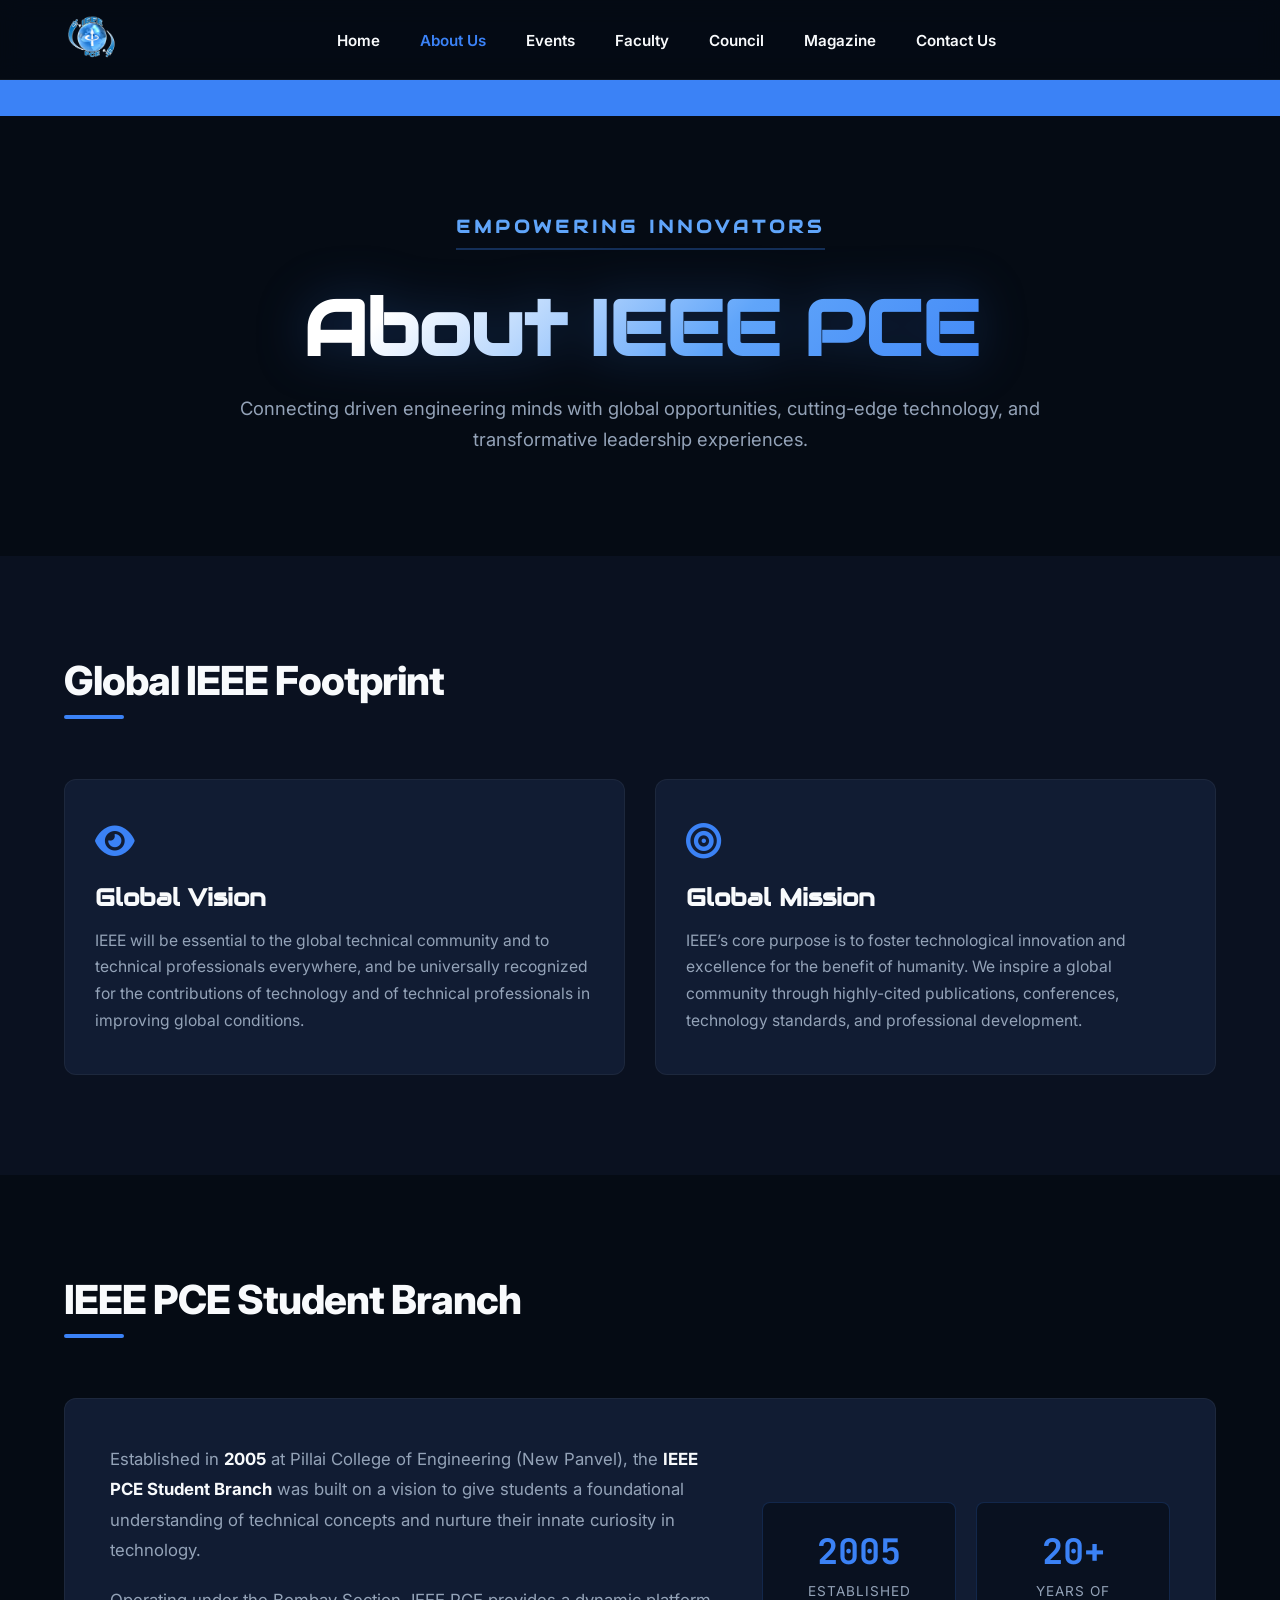
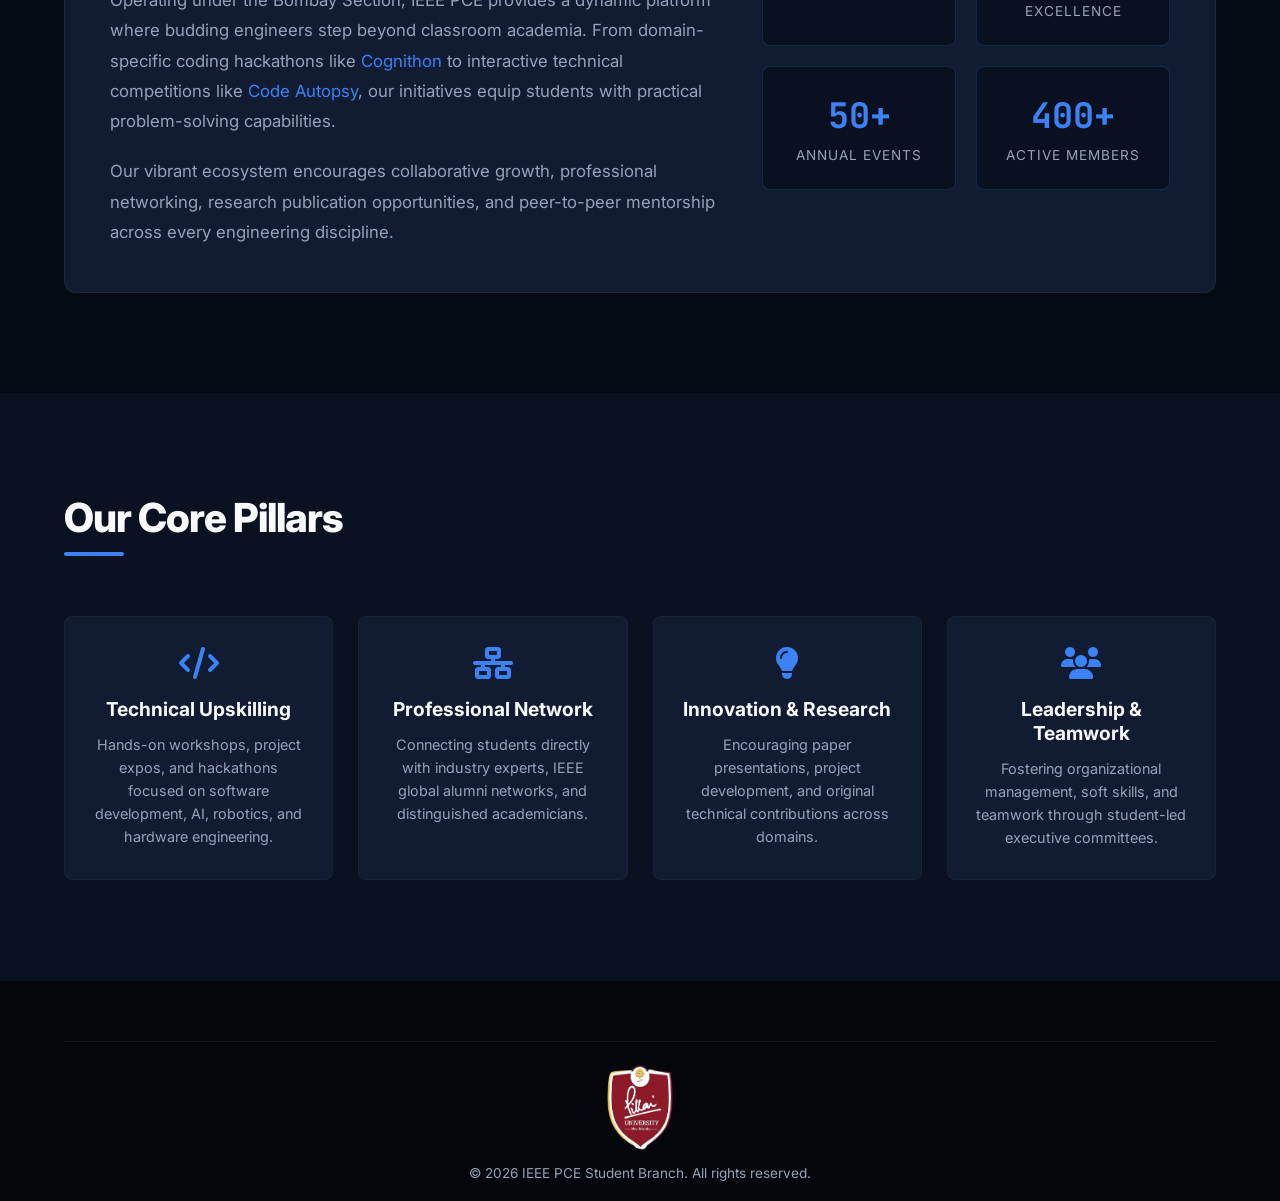
<file: about/about.html>
<!DOCTYPE html>
<html lang="en">
<head>
  <meta charset="UTF-8" />
  <meta name="viewport" content="width=device-width, initial-scale=1.0" />
  <title>About Us | IEEE PCE</title>
  <link rel="shortcut icon" type="image/x-icon" href="../static/ieeee.png" />
  <link rel="preconnect" href="https://fonts.googleapis.com">
  <link rel="preconnect" href="https://fonts.gstatic.com" crossorigin>
  <link href="https://fonts.googleapis.com/css2?family=Audiowide&family=Iceland&family=Inter:wght@400;600;800&family=JetBrains+Mono:wght@400;700&display=swap" rel="stylesheet">
  <link rel="stylesheet" href="../home/styles.css" />
  <link rel="stylesheet" href="about.css" />
  <link rel="stylesheet" href="https://cdnjs.cloudflare.com/ajax/libs/font-awesome/6.4.2/css/all.min.css" crossorigin="anonymous" referrerpolicy="no-referrer" />
</head>
<body>
  <!-- <div id="preloader">
    <div class="loader-content">IEEE PCE</div>
  </div> -->

  <!-- Shared Navbar -->
  <header class="navbar">
    <a href="../index.html" class="logo-link">
      <img src="../static/ieeee.png" alt="IEEE PCE Logo" class="logo" />
    </a>
    <ul class="nav-links" id="nav-links">
      <li><a href="../index.html">Home</a></li>
      <li><a href="about.html" style="color: var(--accent-primary);">About Us</a></li>
      <li><a href="../events/events.html">Events</a></li>
      <li><a href="../faculty/faculty.html">Faculty</a></li>
      <li><a href="../council/council.html">Council</a></li>
      <li><a href="../magazine/magazine.html">Magazine</a></li>
      <li><a href="../contact/contact.html">Contact Us</a></li>
      <i class="fa-solid fa-xmark close-menu" id="close-menu"></i>
    </ul>
    <div class="nav-controls">
      <i class="fa-solid fa-bars open-menu" id="open-menu"></i>
    </div>
  </header>

  <!-- Sliding Banner -->
  <div class="sliding-banner">
    <div class="sliding-text">Discover IEEE PCE — Fostering Technological Innovation & Academic Excellence.</div>
  </div>

  <main id="main-content">
    <!-- Hero Banner -->
    <section class="about-hero section-padding">
      <canvas id="particle-canvas"></canvas>
      <div class="about-hero-content hidden">
        <span class="subtitle">Empowering Innovators</span>
        <h1 class="page-title">About IEEE PCE</h1>
        <p class="hero-desc">
          Connecting driven engineering minds with global opportunities, cutting-edge technology, and transformative leadership experiences.
        </p>
      </div>
    </section>

    <!-- Global Vision & Mission Section -->
    <section class="global-vision-section section-padding">
      <div class="section-header hidden">
        <h2>Global IEEE Footprint</h2>
        <div class="line"></div>
      </div>

      <div class="vision-mission-grid">
        <div class="vm-card hidden">
          <div class="vm-icon"><i class="fa-solid fa-eye"></i></div>
          <h3>Global Vision</h3>
          <p>
            IEEE will be essential to the global technical community and to technical professionals everywhere, and be universally recognized for the contributions of technology and of technical professionals in improving global conditions.
          </p>
        </div>

        <div class="vm-card hidden">
          <div class="vm-icon"><i class="fa-solid fa-bullseye"></i></div>
          <h3>Global Mission</h3>
          <p>
            IEEE’s core purpose is to foster technological innovation and excellence for the benefit of humanity. We inspire a global community through highly-cited publications, conferences, technology standards, and professional development.
          </p>
        </div>
      </div>
    </section>

    <!-- IEEE PCE Student Branch Section -->
    <section class="sb-section section-padding">
      <div class="section-header hidden">
        <h2>IEEE PCE Student Branch</h2>
        <div class="line"></div>
      </div>

      <div class="sb-container hidden">
        <div class="sb-text">
          <p>
            Established in <strong>2005</strong> at Pillai College of Engineering (New Panvel), the <strong>IEEE PCE Student Branch</strong> was built on a vision to give students a foundational understanding of technical concepts and nurture their innate curiosity in technology.
          </p>
          <p>
            Operating under the Bombay Section, IEEE PCE provides a dynamic platform where budding engineers step beyond classroom academia. From domain-specific coding hackathons like <em>Cognithon</em> to interactive technical competitions like <em>Code Autopsy</em>, our initiatives equip students with practical problem-solving capabilities.
          </p>
          <p>
            Our vibrant ecosystem encourages collaborative growth, professional networking, research publication opportunities, and peer-to-peer mentorship across every engineering discipline.
          </p>
        </div>
        <div class="sb-stats-grid">
          <div class="stat-box">
            <h4>2005</h4>
            <span>Established</span>
          </div>
          <div class="stat-box">
            <h4>20+</h4>
            <span>Years of Excellence</span>
          </div>
          <div class="stat-box">
            <h4>50+</h4>
            <span>Annual Events</span>
          </div>
          <div class="stat-box">
            <h4>400+</h4>
            <span>Active Members</span>
          </div>
        </div>
      </div>
    </section>

    <!-- Core Pillars / Objectives -->
    <section class="pillars-section section-padding">
      <div class="section-header hidden">
        <h2>Our Core Pillars</h2>
        <div class="line"></div>
      </div>

      <div class="pillars-grid">
        <div class="pillar-card hidden">
          <i class="fa-solid fa-code"></i>
          <h3>Technical Upskilling</h3>
          <p>Hands-on workshops, project expos, and hackathons focused on software development, AI, robotics, and hardware engineering.</p>
        </div>

        <div class="pillar-card hidden">
          <i class="fa-solid fa-network-wired"></i>
          <h3>Professional Network</h3>
          <p>Connecting students directly with industry experts, IEEE global alumni networks, and distinguished academicians.</p>
        </div>

        <div class="pillar-card hidden">
          <i class="fa-solid fa-lightbulb"></i>
          <h3>Innovation & Research</h3>
          <p>Encouraging paper presentations, project development, and original technical contributions across domains.</p>
        </div>

        <div class="pillar-card hidden">
          <i class="fa-solid fa-users"></i>
          <h3>Leadership & Teamwork</h3>
          <p>Fostering organizational management, soft skills, and teamwork through student-led executive committees.</p>
        </div>
      </div>
    </section>
  </main>

  <!-- Shared Footer -->
  <footer class="site-footer">
    <div class="footer-bottom">
        <img src="../static/PUlogo.png" style="height: 90px; width: 90px; margin-bottom: 10px;" alt="PCE Logo" />
        <p>© 2026 IEEE PCE Student Branch. All rights reserved.</p>
    </div>
  </footer>

  <script src="../home/script.js"></script>
  <script src="about.js"></script>
</body>
</html>
</file>
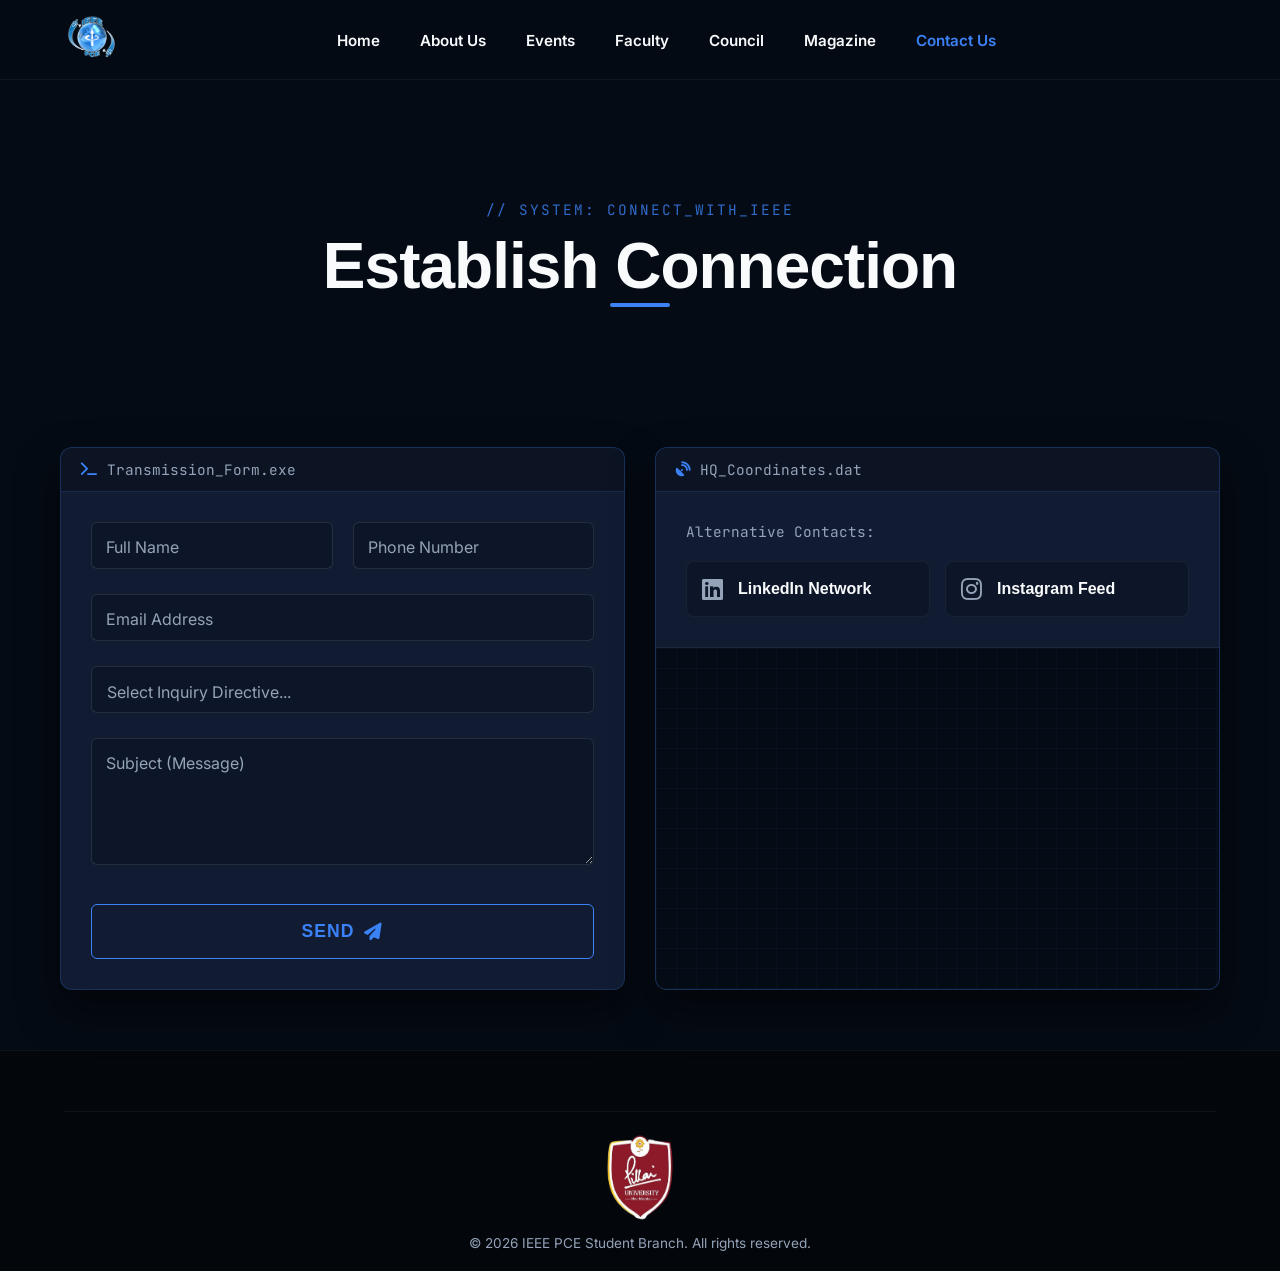
<file: contact/contact.html>
<!DOCTYPE html>
<html lang="en">
<head>
    <meta charset="UTF-8" />
    <meta name="viewport" content="width=device-width, initial-scale=1.0" />
    <title>Contact | IEEE PCE</title>
    <link rel="shortcut icon" href="../static/ieeee.png" type="image/x-icon">
    
    <link rel="preconnect" href="https://fonts.googleapis.com">
    <link rel="preconnect" href="https://fonts.gstatic.com" crossorigin>
    <link href="https://fonts.googleapis.com/css2?family=Space+Grotesk:wght@400;700;900&family=Inter:wght@300;400;600&family=JetBrains+Mono:wght@400;700&display=swap" rel="stylesheet">
    <link rel="stylesheet" href="https://cdnjs.cloudflare.com/ajax/libs/font-awesome/6.4.2/css/all.min.css" />

    <link rel="stylesheet" href="../home/styles.css" />
    <link rel="stylesheet" href="/contact/contact.css" />
</head>
<body>

    <header class="navbar">
        <a href="../home/index.html" class="logo-link">
            <img src="../static/ieeee.png" alt="IEEE PCE Logo" class="logo" />
        </a>
            <ul class="nav-links" id="nav-links">
            <li><a href="../index.html" >Home</a></li>
            <li><a href="../about/about.html">About Us</a></li>
            <li><a href="../events/events.html">Events</a></li>
            <li><a href="../faculty/faculty.html">Faculty</a></li>
            <li><a href="../council/council.html">Council</a></li>
            <li><a href="../magazine/magazine.html">Magazine</a></li>
            <li><a href="../contact/contact.html" style="color: var(--accent-primary);">Contact Us</a></li>
            <i class="fa-solid fa-xmark close-menu" id="close-menu"></i>
            </ul>
        <div class="nav-controls">
            <i class="fa-solid fa-bars open-menu" id="open-menu"></i>
        </div>
    </header>

    <main class="contact-page-wrapper">
        
        <section class="section-padding center-header">
            <p class="tech-subheading">// SYSTEM: CONNECT_WITH_IEEE</p>
            <h2 class="space-title">Establish Connection</h2>
            <div class="line mx-auto"></div>
        </section>

        <section class="contact-terminal">
            
            <div class="terminal-panel form-panel">
                <div class="panel-header">
                    <i class="fa-solid fa-terminal"></i>
                    <span>Transmission_Form.exe</span>
                </div>
                
                <form action="mailto:ieeepce.ac.in" method="POST" class="cyber-form" id="contactForm" novalidate>
                    <div class="input-row">
                        <div class="input-group">
                            <input type="text" id="contactName" name="name" required placeholder=" " />
                            <label for="contactName">Full Name</label>
                            <div class="focus-border"></div>
                        </div>
                        <div class="input-group">
                            <input type="tel" id="contactPhone" name="phone" required placeholder=" " />
                            <label for="contactPhone">Phone Number</label>
                            <div class="focus-border"></div>
                        </div>
                    </div>

                    <div class="input-group">
                        <input type="email" id="contactEmail" name="email" required placeholder=" " />
                        <label for="contactEmail">Email Address</label>
                        <div class="focus-border"></div>
                    </div>

                    <div class="input-group">
                        <select id="contactInquiry" name="inquiry" required>
                            <option value="" disabled selected>Select Inquiry Directive...</option>
                            <option value="technical">Technical Support</option>
                            <option value="partnership">Sponsorship / Partnership</option>
                            <option value="sales">Event Inquiry</option>
                            <option value="other">Other Directive</option>
                        </select>
                        <div class="focus-border"></div>
                    </div>

                    <div class="input-group">
                        <textarea id="contactDescription" name="description" rows="5" required placeholder=" "></textarea>
                        <label for="contactDescription">Subject (Message)</label>
                        <div class="focus-border"></div>
                    </div>

                    <button type="submit" class="cyber-btn" id="submitBtn">
                        <span class="btn-text">SEND</span>
                        <i class="fa-solid fa-paper-plane"></i>
                    </button>
                </form>
            </div>

            <div class="terminal-panel info-panel">
                <div class="panel-header">
                    <i class="fa-solid fa-satellite-dish"></i>
                    <span>HQ_Coordinates.dat</span>
                </div>

                <div class="social-radar">
                    <p class="radar-title">Alternative Contacts:</p>
                    <div class="social-links-grid">
                        <a href="https://www.linkedin.com/in/ieeepce/" target="_blank" class="social-box linkedin">
                            <i class="fa-brands fa-linkedin"></i>
                            <span>LinkedIn Network</span>
                        </a>
                        <a href="https://www.instagram.com/ieeepce/" target="_blank" class="social-box instagram">
                            <i class="fa-brands fa-instagram"></i>
                            <span>Instagram Feed</span>
                        </a>
                    </div>
                </div>

                <div class="map-container">
                    <iframe src="https://www.google.com/maps/embed?pb=!1m18!1m12!1m3!1d3772.6693193231367!2d73.12548147596005!3d18.99020598219665!2m3!1f0!2f0!3f0!3m2!1i1024!2i768!4f13.1!3m3!1m2!1s0x3be7e866de88667f%3A0xc1c5d5badc610f5f!2sPillai%20College%20of%20Engineering%2C%20New%20Panvel%20(Autonomous)!5e0!3m2!1sen!2sin!4v1700000000000!5m2!1sen!2sin" width="100%" height="100%" style="border:0;" allowfullscreen="" loading="lazy" referrerpolicy="no-referrer-when-downgrade"></iframe>
                    <div class="map-overlay-scan"></div>
                </div>
            </div>

        </section>

    </main>

    <footer class="site-footer">
        <div class="footer-bottom">
            <img src="../static/PUlogo.png" style="height: 90px; width: 90px; margin-bottom: 10px;" alt="PCE Logo" />
            <p>© 2026 IEEE PCE Student Branch. All rights reserved.</p>
        </div>
    </footer>

    <script src="../home/script.js"></script>
    <script src="../contact/contact.js"></script>
</body>
</html>
</file>
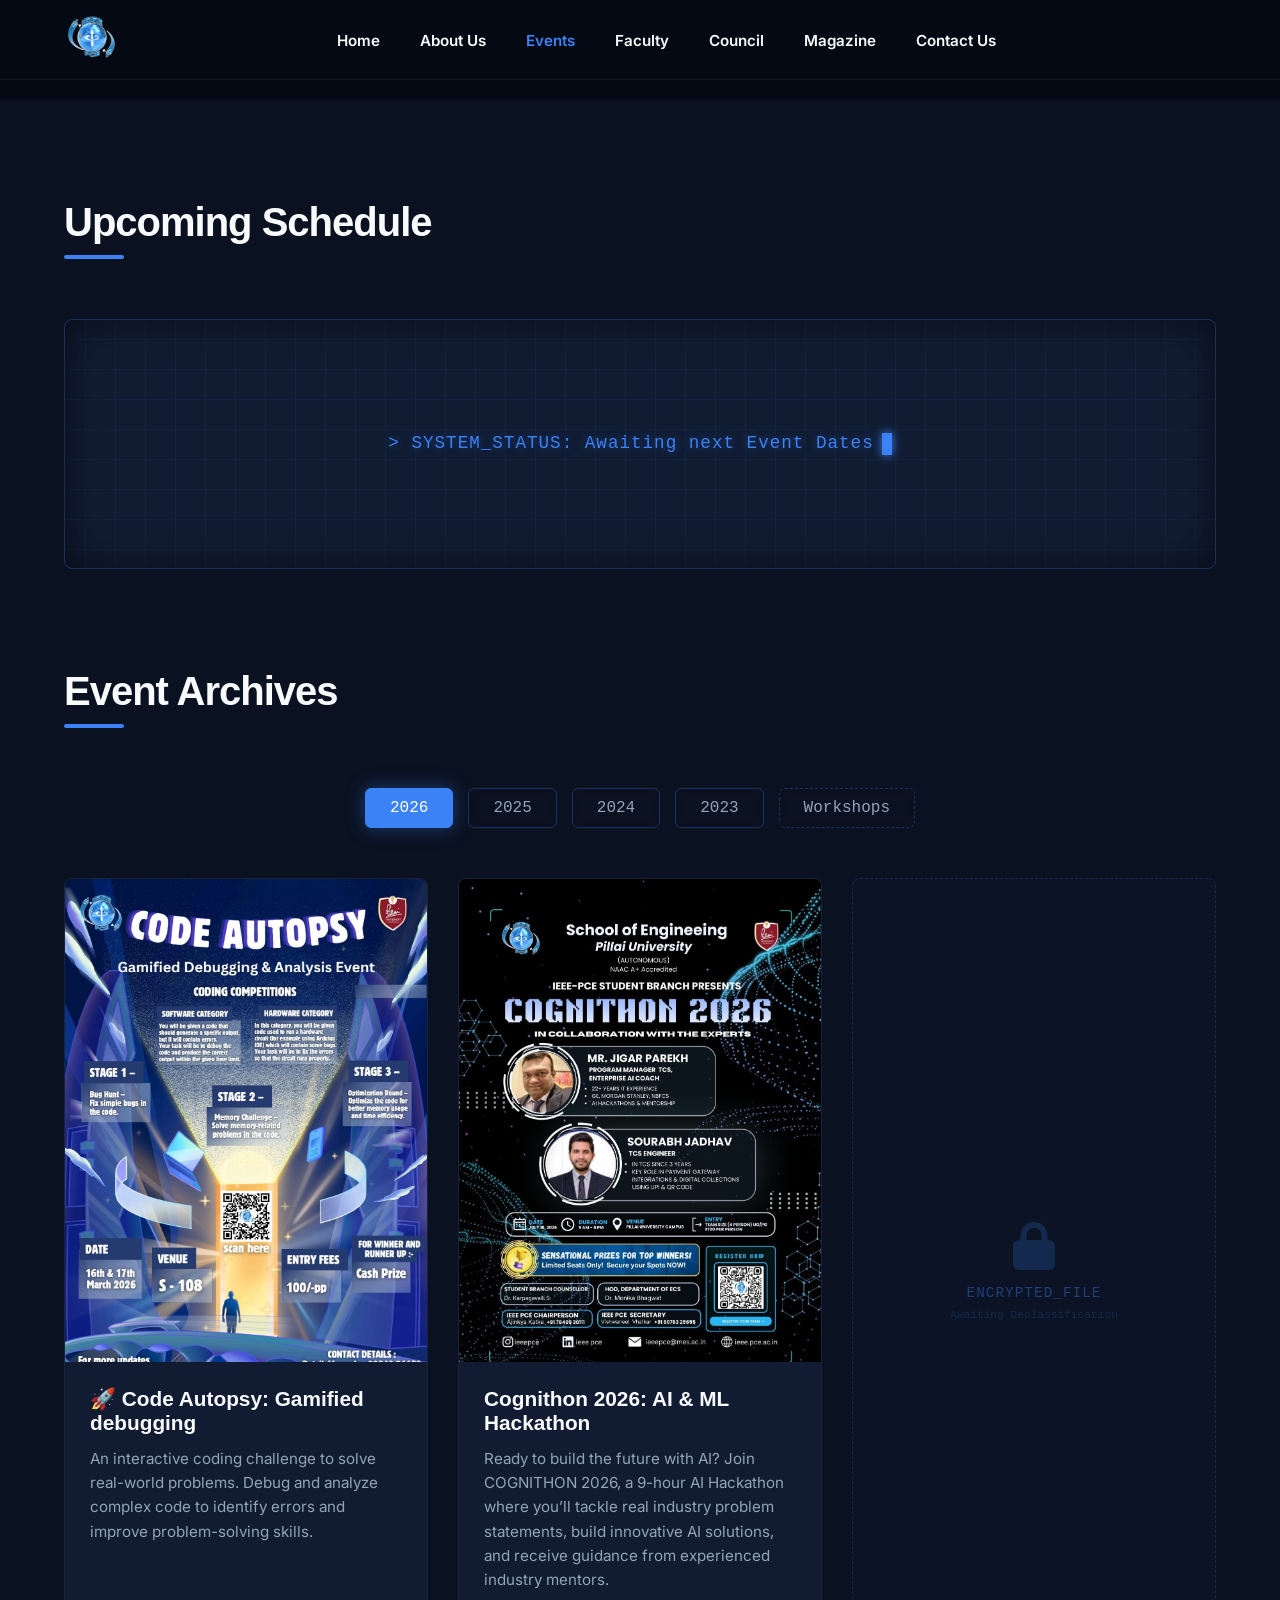
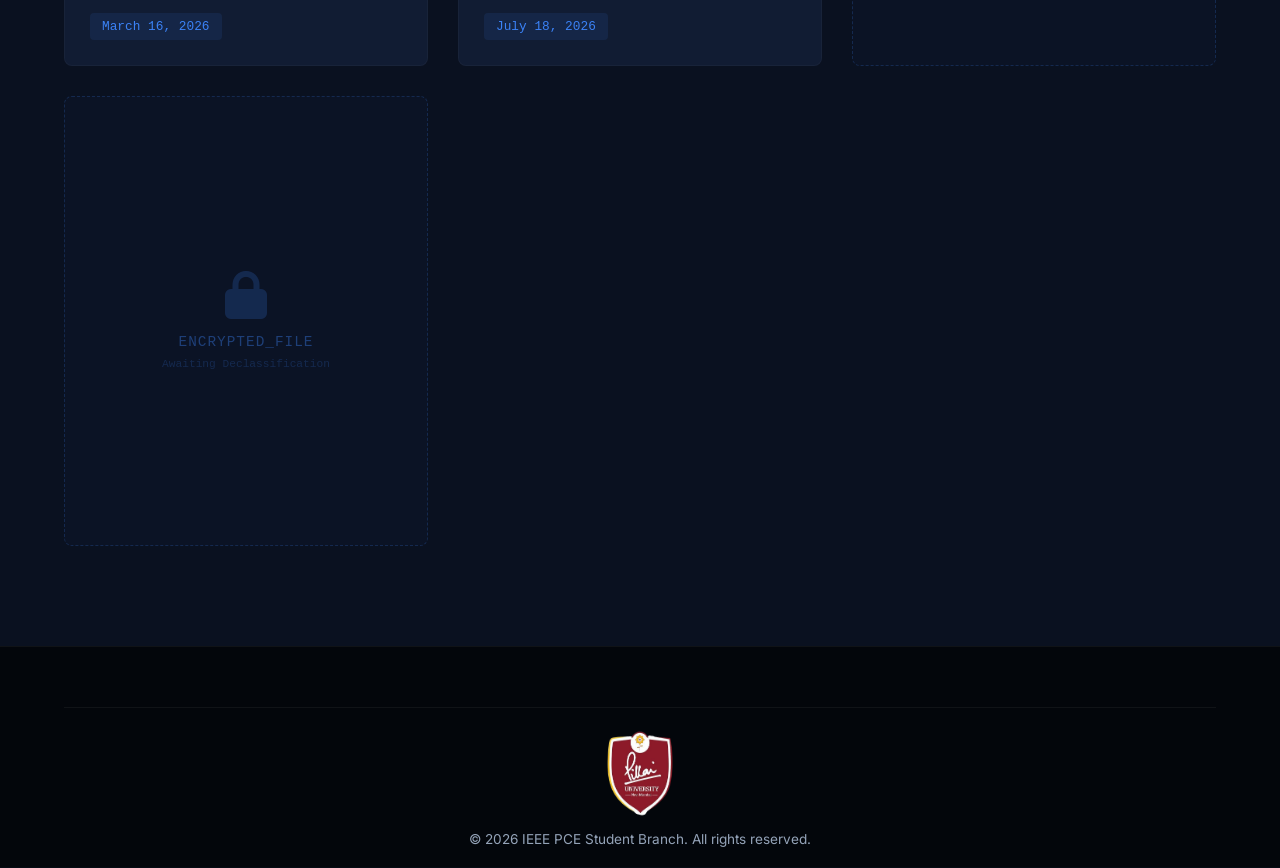
<file: events/events.html>
<!DOCTYPE html>
<html lang="en">
<head>
  <meta charset="UTF-8" />
  <meta name="viewport" content="width=device-width, initial-scale=1.0" />
  <title>Events | IEEE PCE</title>
  <link rel="shortcut icon" type="image/x-icon" href="../static/ieeee.png" />
  
  <link rel="preconnect" href="https://fonts.googleapis.com">
  <link rel="preconnect" href="https://fonts.gstatic.com" crossorigin>
  <link href="https://fonts.googleapis.com/css2?family=Space+Grotesk:wght@400;700;900&family=Inter:wght@300;400;600&display=swap" rel="stylesheet">
  <link rel="stylesheet" href="https://cdnjs.cloudflare.com/ajax/libs/font-awesome/6.4.2/css/all.min.css" />
  
  <link rel="stylesheet" href="../home/styles.css" /> <link rel="stylesheet" href="/events/events.css" />   </head>
<body>

  <header class="navbar">
    <a href="../home/index.html" class="logo-link">
      <img src="../static/ieeee.png" alt="IEEE PCE Logo" class="logo" />
    </a>
    <ul class="nav-links" id="nav-links">
      <li><a href="../index.html"">Home</a></li>
      <li><a href="../about/about.html">About Us</a></li>
      <li><a href="../events/events.html" style="color: var(--accent-primary);">Events</a></li>
      <li><a href="../faculty/faculty.html">Faculty</a></li>
      <li><a href="../council/council.html">Council</a></li>
      <li><a href="../magazine/magazine.html">Magazine</a></li>
      <li><a href="../contact/contact.html">Contact Us</a></li>
      <i class="fa-solid fa-xmark close-menu" id="close-menu"></i>
    </ul>
    <div class="nav-controls">
      <i class="fa-solid fa-bars open-menu" id="open-menu"></i>
    </div>
  </header>

  <main class="events-page-wrapper">
    
    <section class="events-section section-padding">
      <div class="section-header">
        <h2 class="space-title">Upcoming Schedule</h2>
        <div class="line"></div>
      </div>
      <div id="event-calendar" class="events-grid">
        </div>
    </section>

    <section class="events-section section-padding" style="padding-top: 0;">
      <div class="section-header">
        <h2 class="space-title">Event Archives</h2>
        <div class="line"></div>
      </div>

      <div class="year-toggles">
        <button class="tech-btn active" onclick="renderEvents(2026, 'current-events'); setActiveBtn(this); showSection('current');">2026</button>
        <button class="tech-btn" onclick="loadPastEvents(2025); setActiveBtn(this);">2025</button>
        <button class="tech-btn" onclick="loadPastEvents(2024); setActiveBtn(this);">2024</button>
        <button class="tech-btn" onclick="loadPastEvents(2023); setActiveBtn(this);">2023</button>
        <button class="tech-btn outline" onclick="loadPastWorkshops(); setActiveBtn(this);">Workshops</button>
      </div>

      <div id="current-events" class="events-grid"></div>
      <div id="past-events" class="events-grid" style="display: none;"></div>
      <div id="past-workshops" class="events-grid" style="display: none;"></div>
    </section>

  </main>

  <div id="eventModal" class="modal">
    <span class="close-modal" onclick="closeModal()">&times;</span>
    <div class="modal-content-wrapper">
      <div id="slides-container"></div>
      <div id="dots-container"></div>
      <a class="prev" onclick="plusSlides(-1)">&#10094;</a>
      <a class="next" onclick="plusSlides(1)">&#10095;</a>
    </div>
  </div>

  <footer class="site-footer" style="margin-top: auto;">
    <div class="footer-bottom">
      <img src="../static/PUlogo.png" style="height: 90px; width: 90px; margin-bottom: 10px;" alt="PCE Logo" />
      <p>© 2026 IEEE PCE Student Branch. All rights reserved.</p>
    </div>
  </footer>

  <script src="../home/script.js"></script> <script src="events.js"></script></body>
</html>
</file>
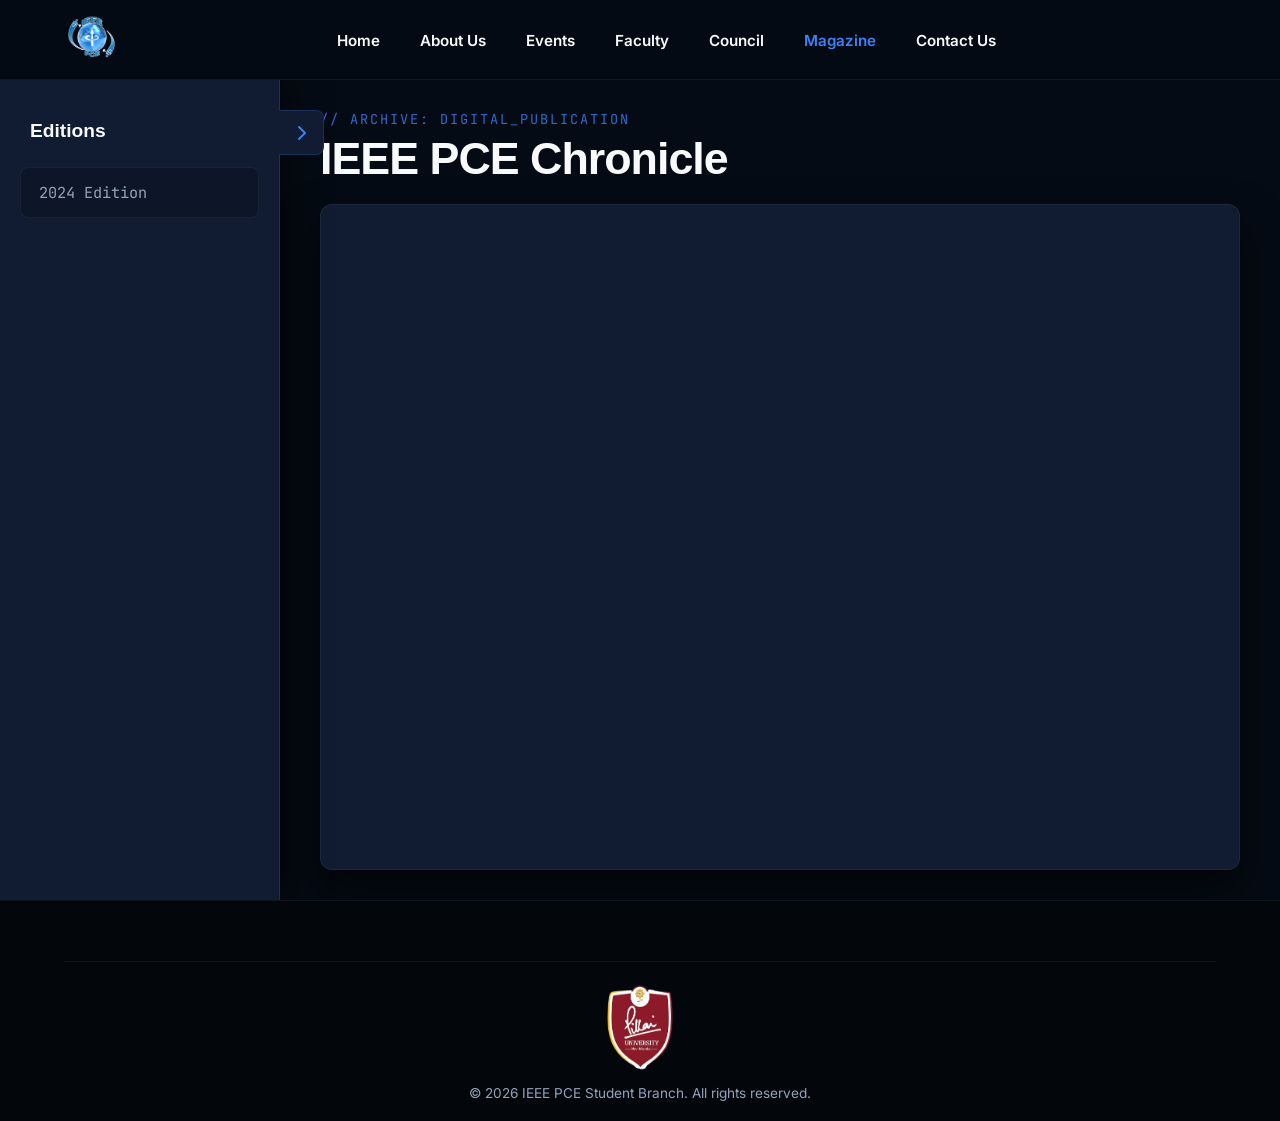
<file: magazine/magazine.html>
<!DOCTYPE html>
<html lang="en">
<head>
    <meta charset="UTF-8" />
    <meta name="viewport" content="width=device-width, initial-scale=1.0" />
    <title>Magazine | IEEE PCE</title>
    <link rel="shortcut icon" href="../static/ieeee.png" type="image/x-icon">
    
    <link rel="preconnect" href="https://fonts.googleapis.com">
    <link rel="preconnect" href="https://fonts.gstatic.com" crossorigin>
    <link href="https://fonts.googleapis.com/css2?family=Space+Grotesk:wght@400;700;900&family=Inter:wght@300;400;600&family=JetBrains+Mono:wght@400;700&display=swap" rel="stylesheet">
    <link rel="stylesheet" href="https://cdnjs.cloudflare.com/ajax/libs/font-awesome/6.4.2/css/all.min.css" />

    <link rel="stylesheet" href="../home/styles.css" />
    <link rel="stylesheet" href="magazine.css" />
</head>
<body>

    <header class="navbar">
        <a href="../index.html" class="logo-link">
            <img src="../static/ieeee.png" alt="IEEE PCE Logo" class="logo" />
        </a>
        <ul class="nav-links" id="nav-links">
            <li><a href="../index.html">Home</a></li>
            <li><a href="../about/about.html">About Us</a></li>
            <li><a href="../events/events.html">Events</a></li>
            <li><a href="../faculty/faculty.html">Faculty</a></li>
            <li><a href="../council/council.html">Council</a></li>
            <li><a href="magazine.html" style="color: var(--accent-primary);">Magazine</a></li>
            <li><a href="../contact/contact.html">Contact Us</a></li>
            <i class="fa-solid fa-xmark close-menu" id="close-menu"></i>
        </ul>
        <div class="nav-controls">
            <i class="fa-solid fa-bars open-menu" id="open-menu"></i>
        </div>
    </header>

    <main class="magazine-page-wrapper">
        
        <!-- Retractable Year Selector Sidebar -->
        <aside class="year-sidebar" id="yearSidebar">
            <button class="sidebar-toggle-btn" id="sidebarToggle" title="Toggle Archive">
                <i class="fa-solid fa-chevron-right" id="toggleIcon"></i>
            </button>
            <div class="sidebar-content">
                <h3><i class="fa-solid fa-book-archive"></i> Editions</h3>
                <ul class="year-list">
                    <!-- <li><button class="year-btn active" data-src="https://heyzine.com/example-link-2026">2026 Edition</button></li>
                    <li><button class="year-btn" data-src="https://heyzine.com/example-link-2025">2025 Edition</button></li> -->
                    <li><button class="year-btn" data-src="https://heyzine.com/flip-book/5d223b1a27.html">2024 Edition</button></li>
                </ul>
                <!-- <div class="sidebar-download">
                    <a href="../Final Mag.pdf" download class="cyber-btn-small">
                        <i class="fa-solid fa-download"></i> Download PDF
                    </a>
                </div> -->
            </div>
        </aside>

        <!-- Main Flipbook Viewer Area -->
        <section class="viewer-container">
            <div class="viewer-header">
                <p class="tech-subheading">// ARCHIVE: DIGITAL_PUBLICATION</p>
                <h2 class="space-title">IEEE PCE Chronicle</h2>
            </div>

            <div class="flipbook-frame-wrapper">
                <iframe id="magazineViewer" src="https://heyzine.com/flip-book/5d223b1a27.html" width="100%" height="100%" style="border:none;" allowfullscreen></iframe>
            </div>
        </section>

    </main>

    <footer class="site-footer">
        <div class="footer-bottom">
            <img src="../static/PUlogo.png" style="height: 90px; width: 90px; margin-bottom: 10px;" alt="PCE Logo" />
            <p>© 2026 IEEE PCE Student Branch. All rights reserved.</p>
        </div>
    </footer>

    <script src="../home/script.js"></script>
    <script src="magazine.js"></script>
</body>
</html>
</file>
<file: home/styles.css>
/* Color Variables - Dark Cinematic Blues */
:root {
  --bg-deep: #050b14;       /* Almost black blue */
  --bg-surface: #0a1120;    /* Dark blue surface */
  --bg-card: #111c33;       /* Slightly lighter card background */
  --accent-primary: #3b82f6; /* Clean digital blue */
  --accent-glow: rgba(59, 130, 246, 0.4);
  --text-main: #f8fafc;
  --text-muted: #94a3b8;
  --font-sans: 'Inter', sans-serif;
  --font-heading: 'Audiowide', sans-serif;
  --font-mono: 'JetBrains Mono', monospace;
}

/* Reset & Base Styles */
* {
  margin: 0;
  padding: 0;
  box-sizing: border-box;
}

html {
  scroll-behavior: smooth;
  background-color: var(--bg-deep);
  color: var(--text-main);
  font-family: var(--font-sans);
  overflow-x: hidden;
}

body {
  overflow-x: hidden;
}

/* Preloader */
#preloader {
  position: fixed;
  inset: 0;
  background-color: var(--bg-deep);
  display: flex;
  justify-content: center;
  align-items: center;
  z-index: 9999;
  transition: opacity 0.5s ease;
}

.loader-content {
  font-family: var(--font-mono);
  font-size: 2rem;
  font-weight: 700;
  color: var(--accent-primary);
  letter-spacing: 4px;
  animation: pulse 1.5s infinite alternate;
}

@keyframes pulse {
  0% { opacity: 0.5; text-shadow: 0 0 10px transparent; }
  100% { opacity: 1; text-shadow: 0 0 20px var(--accent-primary); }
}

/* Navbar */
.navbar {
  position: fixed;
  top: 0;
  width: 100%;
  height: 80px;
  display: flex;
  justify-content: space-between;
  align-items: center;
  padding: 0 5%;
  background: rgba(5, 11, 20, 0.85);
  backdrop-filter: blur(12px);
  z-index: 1000;
  border-bottom: 1px solid rgba(255,255,255,0.05);
}

#close-menu {
  display: none; /* Hides the mobile close button on desktop */
}

.logo {
  height: 45px;
}

.nav-links {
  display: flex;
  list-style: none;
  gap: 2.5rem;
}

.nav-links a {
  text-decoration: none;
  color: var(--text-main);
  font-size: 0.95rem;
  font-weight: 600;
  transition: color 0.3s;
  position: relative;
}

.nav-links a:hover {
  color: var(--accent-primary);
}

.nav-controls i {
  font-size: 1.5rem;
  display: none; /* For mobile */
}

/* Sliding Banner */
.sliding-banner {
  margin-top: 80px;
  background-color: var(--accent-primary);
  padding: 8px 0;
  overflow: hidden;
  white-space: nowrap;
}

.sliding-text {
  display: inline-block;
  color: #fff;
  font-family: var(--font-mono);
  font-size: 0.85rem;
  animation: slideBanner 20s linear infinite;
  padding-left: 100%;
}

@keyframes slideBanner {
  0% { transform: translateX(0); }
  100% { transform: translateX(-100%); }
}

/* Typography & Utilities */
.section-padding {
  padding: 100px 5%;
}

.section-header {
  margin-bottom: 60px;
}

.section-header h2 {
  font-size: 2.5rem;
  font-weight: 800;
  margin-bottom: 10px;
  letter-spacing: -1px;
}

.line {
  width: 60px;
  height: 4px;
  background: var(--accent-primary);
  border-radius: 2px;
}

/* Hero Section */
.hero-section {
  position: relative;
  min-height: 90vh;
  display: flex;
  flex-direction: column;
  justify-content: center;
  align-items: center;
  text-align: center;
}

/* --- Particle Canvas --- */
#particle-canvas {
  position: absolute;
  top: 0;
  left: 0;
  width: 100%;
  height: 100%;
  z-index: -2; /* Keeps it behind the logo (-1) and the text */
  pointer-events: auto; /* Allows it to track the mouse */
}

.hero-bg-logo {
  position: absolute;
  top: 50%;
  left: 50%;
  transform: translate(-50%, -50%);
  opacity: 0.03;
  z-index: -1;
  width: 60vw;
  max-width: 600px;
}

.hero-bg-logo img {
  width: 100%;
  filter: grayscale(100%);
}

.hero-title {
  font-family: var(--font-heading);
  font-size: clamp(4rem, 10vw, 8rem); /* Made it even bigger */
  font-weight: 900;
  letter-spacing: -2px;
  /* Glowing gradient text */
  background: linear-gradient(135deg, #ffffff 20%, #60a5fa 60%, var(--accent-primary) 100%);
  -webkit-background-clip: text;
  -webkit-text-fill-color: transparent;
  filter: drop-shadow(0 0 30px rgba(59, 130, 246, 0.2));
  min-height: 1.2em; 
  border-right: 4px solid var(--accent-primary);
  margin-bottom: 5px;
}

.hero-details {
  max-width: 700px;
  margin: 0 auto;
  margin-top: 30px;
}

.subtitle {
  font-family: var(--font-heading);
  font-size: 1.1rem;
  text-transform: uppercase;
  letter-spacing: 4px;
  color: #60a5fa; /* Brighter accent blue */
  font-weight: 700;
  margin-bottom: 30px;
  display: inline-block;
  border-bottom: 2px solid rgba(59, 130, 246, 0.3);
  padding-bottom: 10px;
}

.description {
  font-size: 1.15rem;
  color: #cbd5e1; /* Slightly brighter text for readability */
  line-height: 1.8;
  margin-bottom: 40px;
  max-width: 700px;
  margin-left: auto;
  margin-right: auto;
  /* The sleek highlight box */
  background: rgba(255, 255, 255, 0.03);
  padding: 25px 35px;
  border-radius: 12px;
  border-left: 4px solid var(--accent-primary);
  backdrop-filter: blur(5px);
  box-shadow: 0 10px 30px rgba(0, 0, 0, 0.3);
}

.btn-primary {
  display: inline-block;
  padding: 14px 32px;
  background: transparent;
  border: 1px solid var(--accent-primary);
  color: var(--accent-primary);
  text-decoration: none;
  font-weight: 600;
  border-radius: 4px;
  transition: all 0.3s ease;
}

.btn-primary:hover {
  background: var(--accent-primary);
  color: #fff;
  box-shadow: 0 0 20px var(--accent-glow);
}

.hero-image {
  margin-top: 80px;
  width: 100%;
  max-width: 1000px;
  border-radius: 12px;
  overflow: hidden;
  border: 1px solid rgba(255,255,255,0.05);
}

.hero-image img {
  width: 100%;
  height: auto;
  display: block;
}

/* Events Section - Cards with Hover Animation */
.events-section {
  background-color: var(--bg-surface);
}

.events-grid {
  display: grid;
  grid-template-columns: repeat(auto-fit, minmax(300px, 1fr));
  gap: 30px;
}

.event-card {
  background: var(--bg-card);
  border-radius: 8px;
  overflow: hidden;
  border: 1px solid rgba(255,255,255,0.03);
  transition: transform 0.4s cubic-bezier(0.175, 0.885, 0.32, 1.275), box-shadow 0.4s ease;
}

.event-card:hover {
  transform: translateY(-10px);
  box-shadow: 0 15px 30px rgba(0, 0, 0, 0.5), 0 0 0 1px var(--accent-primary);
}

.card-img-wrapper {
  width: 100%;
  aspect-ratio: 3 / 4; /* Forces the box into a standard poster shape */
  overflow: hidden;
}

.card-img-wrapper img {
  width: 100%;
  height: 100%;
  object-fit: cover;
  object-position: top; /* Prioritizes showing the top of the poster */
  transition: transform 0.5s ease;
}

.event-card:hover .card-img-wrapper img {
  transform: scale(1.05);
}

.card-content {
  padding: 25px;
}

.card-content h3 {
  font-size: 1.4rem;
  margin-bottom: 12px;
  color: var(--text-main);
}

.card-content p {
  color: var(--text-muted);
  font-size: 0.95rem;
  line-height: 1.6;
  margin-bottom: 20px;
}

.event-date {
  display: inline-block;
  font-family: var(--font-mono);
  font-size: 0.8rem;
  color: var(--accent-primary);
  background: rgba(59, 130, 246, 0.1);
  padding: 6px 12px;
  border-radius: 4px;
}

/* About Section */
.about-content {
  display: flex;
  gap: 60px;
  align-items: center;
}

.about-image {
  flex: 1;
  text-align: center;
}

.about-image img {
  max-width: 300px;
  filter: drop-shadow(0 0 30px rgba(59, 130, 246, 0.2));
}

.about-text {
  flex: 2;
}

.about-text p {
  color: var(--text-muted);
  line-height: 1.8;
  font-size: 1.05rem;
  margin-bottom: 20px;
}

.about-text strong {
  color: var(--accent-primary);
}

/* Contact Section */
.contact-section {
  background-color: var(--bg-surface);
}

.contact-container {
  display: grid;
  grid-template-columns: 1fr 1fr;
  gap: 50px;
  background: var(--bg-card);
  border-radius: 12px;
  overflow: hidden;
  border: 1px solid rgba(255,255,255,0.05);
}

.contact-info {
  padding: 50px;
}

.contact-info h3 {
  font-size: 2rem;
  margin-bottom: 15px;
}

.contact-info p {
  color: var(--text-muted);
  line-height: 1.6;
  margin-bottom: 40px;
}

.social-links {
  display: flex;
  flex-direction: column;
  gap: 15px;
}

.social-btn {
  display: flex;
  align-items: center;
  gap: 15px;
  padding: 15px 25px;
  background: rgba(255,255,255,0.03);
  border: 1px solid rgba(255,255,255,0.05);
  color: var(--text-main);
  text-decoration: none;
  border-radius: 6px;
  transition: all 0.3s;
}

.social-btn:hover {
  background: rgba(59, 130, 246, 0.1);
  border-color: var(--accent-primary);
  color: var(--accent-primary);
}

.social-btn i {
  font-size: 1.5rem;
  transition: color 0.3s ease;
}

.social-btn:hover .fa-linkedin {
  color: #0a66c2; /* Official LinkedIn Blue */
}

.social-btn:hover .fa-instagram {
  color: #e1306c; /* Official Instagram Pink */
}

.contact-map {
  min-height: 400px;
  position: relative;
}

/* The Dark Mode Map Hack */
.contact-map iframe {
  width: 100%;
  height: 100%;
  border: none;
  /* Inverts the light map, flips the colors so water stays blue, and softens it */
  filter: invert(90%) hue-rotate(180deg) contrast(85%) opacity(80%);
  transition: all 0.4s ease;
}

/* Bring it to full focus when the user hovers over it */
.contact-map iframe:hover {
  filter: invert(90%) hue-rotate(180deg) contrast(100%) opacity(100%);
}

/* Footer */
.site-footer {
  background: #03060b;
  padding: 60px 5% 20px;
  border-top: 1px solid rgba(255,255,255,0.05);
}

.footer-grid {
  display: grid;
  grid-template-columns: repeat(auto-fit, minmax(250px, 1fr));
  gap: 40px;
  margin-bottom: 60px;
}

.footer-col h4 {
  color: var(--accent-primary);
  margin-bottom: 20px;
  font-family: var(--font-mono);
  font-size: 1.1rem;
}

.footer-col p, .footer-col ul {
  color: var(--text-muted);
  line-height: 1.6;
  font-size: 0.95rem;
}

.footer-col ul {
  list-style: none;
}

.footer-col ul li {
  margin-bottom: 12px;
}

.footer-col ul a {
  color: var(--text-muted);
  text-decoration: none;
  transition: color 0.3s;
}

.footer-col ul a:hover {
  color: var(--text-main);
}

.footer-col i {
  margin-right: 10px;
  color: var(--accent-primary);
}

.footer-bottom {
  text-align: center;
  color: var(--text-muted);
  font-size: 0.85rem;
  padding-top: 20px;
  border-top: 1px solid rgba(255,255,255,0.05);
}

/* Scroll Animations */
.hidden {
  opacity: 0;
  transform: translateY(30px);
  transition: opacity 0.8s ease, transform 0.8s ease;
}

.show {
  opacity: 1;
  transform: translateY(0);
}

/* --- Lightbox Modal Styles --- */
.modal {
  display: none; /* Hidden by default */
  position: fixed;
  z-index: 10000; /* Sit on top of everything */
  left: 0;
  top: 0;
  width: 100%;
  height: 100%;
  background-color: rgba(5, 11, 20, 0.85); /* Deep dark blue shadowy background */
  backdrop-filter: blur(8px); /* Smooth background blur */
  opacity: 0;
  visibility: hidden;
  transition: opacity 0.3s ease, visibility 0.3s ease;
  justify-content: center;
  align-items: center;
}

.modal.show-modal {
  display: flex;
  opacity: 1;
  visibility: visible;
}

.modal-content {
  max-width: 90%;
  max-height: 90vh;
  object-fit: contain;
  border-radius: 8px;
  box-shadow: 0 10px 40px rgba(0, 0, 0, 0.8);
  transform: scale(0.9);
  transition: transform 0.3s cubic-bezier(0.175, 0.885, 0.32, 1.275); /* Slight bounce effect */
}

.modal.show-modal .modal-content {
  transform: scale(1);
}

.close-modal {
  position: absolute;
  top: 30px;
  right: 40px;
  color: var(--text-muted);
  font-size: 40px;
  font-weight: bold;
  cursor: pointer;
  transition: color 0.3s ease;
  z-index: 10001;
}

.close-modal:hover {
  color: #fff;
}

/* Make sure the small posters are clickable */
.card-img-wrapper img {
  cursor: pointer;
}

/* Responsive Updates */
@media (max-width: 900px) {
  /* 1. Mobile Menu Drawer */
  .nav-links {
    position: fixed;
    top: 0;
    right: -100%; 
    height: auto;
    width: fit-content;
    min-width: 220px; 
    padding: 70px 40px 40px 40px; 
    gap: 1.25rem; 
    background: rgba(5, 11, 20, 0.98); 
    backdrop-filter: blur(15px);
    
    /* Styling the exposed edges */
    border-left: 1px solid rgba(255,255,255,0.05); 
    border-bottom: 1px solid rgba(255,255,255,0.05);
    border-bottom-left-radius: 16px;
    
    flex-direction: column;
    justify-content: flex-start; 
    align-items: center;
    transition: right 0.4s cubic-bezier(0.175, 0.885, 0.32, 1.275);
    display: flex; 
    z-index: 1001; 
    box-shadow: -10px 10px 30px rgba(0, 0, 0, 0.6); /* Drops shadow down and to the left */
  }

  .nav-links.active {
    right: 0; /* Snaps flush to the right edge */
  }

  /* Positions the X cleanly inside the smaller box */
  #close-menu {
    display: block;
    position: absolute;
    top: 25px;
    right: 30px;
    font-size: 1.5rem;
    cursor: pointer;
    color: var(--text-muted);
  }
  
  #close-menu:hover {
    color: var(--text-main);
  }

  .nav-controls i {
    display: block;
    cursor: pointer;
  }

  /* 2. Global Section Padding Adjustment */
  /* Reduces the 100px padding which takes up too much mobile screen space */
  .section-padding {
    padding: 60px 5%; 
  }

  /* 3. Grid Adjustments */
  .about-content, .contact-container {
    grid-template-columns: 1fr;
    flex-direction: column;
  }

  /* Shrinks the extreme padding inside the contact box */
  .contact-info {
    padding: 30px 20px; 
  }
}

@media (max-width: 480px) {
  /* Prevent title overflow on narrow screens */
  .hero-title {
    font-size: clamp(2.5rem, 8vw, 3.5rem); 
  }

  /* Slim down the description highlight box */
  .description {
    padding: 15px 20px; 
    font-size: 1rem;
  }

  /* Prevent grid blowout on screens smaller than 350px */
  .events-grid {
    grid-template-columns: repeat(auto-fit, minmax(250px, 1fr));
  }

  /* Ensure the sliding banner text is easily readable */
  .sliding-text {
    font-size: 0.75rem;
  }
  
  .section-header h2 {
    font-size: 2rem;
  }
}
</file>
<file: about/about.css>
/* About Hero Styling */
.about-hero {
  position: relative;
  min-height: 45vh;
  display: flex;
  justify-content: center;
  align-items: center;
  text-align: center;
}

.about-hero-content {
  max-width: 800px;
  z-index: 2;
}

.page-title {
  font-family: var(--font-heading);
  font-size: clamp(3rem, 6vw, 5rem);
  font-weight: 900;
  letter-spacing: -1px;
  background: linear-gradient(135deg, #ffffff 20%, #60a5fa 60%, var(--accent-primary) 100%);
  -webkit-background-clip: text;
  -webkit-text-fill-color: transparent;
  filter: drop-shadow(0 0 25px rgba(59, 130, 246, 0.25));
  margin-bottom: 15px;
}

.hero-desc {
  font-size: 1.15rem;
  color: var(--text-muted);
  line-height: 1.7;
}

/* Global Vision & Mission Grid */
.global-vision-section {
  background-color: var(--bg-surface);
}

.vision-mission-grid {
  display: grid;
  grid-template-columns: repeat(auto-fit, minmax(320px, 1fr));
  gap: 30px;
}

.vm-card {
  background: var(--bg-card);
  padding: 40px 30px;
  border-radius: 12px;
  border: 1px solid rgba(255, 255, 255, 0.05);
  transition: transform 0.4s ease, border-color 0.4s ease, box-shadow 0.4s ease;
  position: relative;
  overflow: hidden;
}

.vm-card:hover {
  transform: translateY(-8px);
  border-color: var(--accent-primary);
  box-shadow: 0 10px 30px rgba(0, 0, 0, 0.4), 0 0 20px rgba(59, 130, 246, 0.2);
}

.vm-icon {
  font-size: 2.2rem;
  color: var(--accent-primary);
  margin-bottom: 20px;
}

.vm-card h3 {
  font-family: var(--font-heading);
  font-size: 1.5rem;
  margin-bottom: 15px;
  color: var(--text-main);
}

.vm-card p {
  color: var(--text-muted);
  line-height: 1.7;
  font-size: 0.98rem;
}

/* Student Branch Overview */
.sb-container {
  display: grid;
  grid-template-columns: 1.2fr 0.8fr;
  gap: 40px;
  align-items: center;
  background: var(--bg-card);
  padding: 45px;
  border-radius: 12px;
  border: 1px solid rgba(255, 255, 255, 0.05);
}

.sb-text p {
  color: var(--text-muted);
  font-size: 1.05rem;
  line-height: 1.8;
  margin-bottom: 20px;
}

.sb-text p:last-child {
  margin-bottom: 0;
}

.sb-text strong {
  color: var(--text-main);
}

.sb-text em {
  color: var(--accent-primary);
  font-style: normal;
}

/* Stats Counter Grid */
.sb-stats-grid {
  display: grid;
  grid-template-columns: 1fr 1fr;
  gap: 20px;
}

.stat-box {
  background: rgba(5, 11, 20, 0.6);
  padding: 25px 20px;
  border-radius: 8px;
  text-align: center;
  border: 1px solid rgba(59, 130, 246, 0.2);
}

.stat-box h4 {
  font-family: var(--font-mono);
  font-size: 2.2rem;
  color: var(--accent-primary);
  margin-bottom: 5px;
}

.stat-box span {
  font-size: 0.85rem;
  color: var(--text-muted);
  text-transform: uppercase;
  letter-spacing: 1px;
}

/* Core Pillars */
.pillars-section {
  background-color: var(--bg-surface);
}

.pillars-grid {
  display: grid;
  grid-template-columns: repeat(auto-fit, minmax(240px, 1fr));
  gap: 25px;
}

.pillar-card {
  background: var(--bg-card);
  padding: 30px 25px;
  border-radius: 8px;
  border: 1px solid rgba(255, 255, 255, 0.03);
  text-align: center;
  transition: all 0.3s ease;
}

.pillar-card i {
  font-size: 2rem;
  color: var(--accent-primary);
  margin-bottom: 18px;
}

.pillar-card h3 {
  font-size: 1.2rem;
  margin-bottom: 12px;
  color: var(--text-main);
}

.pillar-card p {
  color: var(--text-muted);
  font-size: 0.9rem;
  line-height: 1.6;
}

.pillar-card:hover {
  transform: translateY(-5px);
  border-color: rgba(59, 130, 246, 0.4);
  background: rgba(17, 28, 51, 0.8);
}

/* Responsive Styles */
@media (max-width: 900px) {
  .sb-container {
    grid-template-columns: 1fr;
    padding: 30px 20px;
  }
}

@media (max-width: 480px) {
  .sb-stats-grid {
    grid-template-columns: 1fr;
  }
}
</file>
<file: contact/contact.css>
/* --- Global Clears --- */
.contact-page-wrapper {
  margin-top: 100px;
  min-height: 80vh;
  padding-bottom: 60px;
}

.center-header {
  text-align: center;
  display: flex;
  flex-direction: column;
  align-items: center;
  margin-bottom: 40px;
}

.space-title {
  font-family: var(--font-heading, 'Space Grotesk', sans-serif);
  font-size: clamp(2.5rem, 5vw, 4rem);
  font-weight: 800;
  color: var(--text-main, #fff);
  letter-spacing: -1px;
}

.tech-subheading {
  font-family: var(--font-mono, 'JetBrains Mono', monospace);
  color: var(--accent-primary, #3b82f6);
  font-size: 0.9rem;
  letter-spacing: 2px;
  margin-bottom: 10px;
  opacity: 0.8;
}

.mx-auto {
  margin-left: auto;
  margin-right: auto;
}

/* --- Terminal Grid Layout --- */
.contact-terminal {
  display: grid;
  grid-template-columns: 1fr 1fr;
  gap: 30px;
  max-width: 1200px;
  margin: 0 auto;
  padding: 0 20px;
}

/* Panels */
.terminal-panel {
  background: var(--bg-card, #111c33);
  border: 1px solid rgba(59, 130, 246, 0.2);
  border-radius: 12px;
  overflow: hidden;
  box-shadow: 0 20px 40px rgba(0, 0, 0, 0.5);
  display: flex;
  flex-direction: column;
}

.panel-header {
  background: rgba(0, 0, 0, 0.3);
  padding: 12px 20px;
  border-bottom: 1px solid rgba(59, 130, 246, 0.2);
  font-family: var(--font-mono, 'JetBrains Mono', monospace);
  font-size: 0.9rem;
  color: var(--text-muted, #94a3b8);
  display: flex;
  align-items: center;
  gap: 10px;
}

.panel-header i {
  color: var(--accent-primary, #3b82f6);
}

/* --- Left Side: Cyber Form --- */
.cyber-form {
  padding: 30px;
  display: flex;
  flex-direction: column;
  gap: 25px;
}

.input-row {
  display: flex;
  gap: 20px;
}

.input-group {
  position: relative;
  flex: 1;
}

/* Inputs & Textareas */
.input-group input,
.input-group textarea,
.input-group select {
  width: 100%;
  padding: 15px 15px 10px 15px;
  background: rgba(0, 0, 0, 0.2);
  border: 1px solid rgba(255, 255, 255, 0.1);
  border-radius: 6px;
  color: var(--text-main, #fff);
  font-family: var(--font-sans, 'Inter', sans-serif);
  font-size: 1rem;
  outline: none;
  transition: border-color 0.3s ease, background 0.3s ease;
  appearance: none;
}

.input-group textarea {
  resize: vertical;
  min-height: 120px;
}

.input-group select {
  color: var(--text-muted, #94a3b8);
  cursor: pointer;
}
.input-group select option {
  background: var(--bg-card, #111c33);
  color: #fff;
}

/* The Glowing Bottom Border */
.focus-border {
  position: absolute;
  bottom: 0;
  left: 50%;
  width: 0;
  height: 2px;
  background: var(--accent-primary, #3b82f6);
  transition: 0.4s ease;
  transform: translateX(-50%);
}

.input-group input:focus ~ .focus-border,
.input-group textarea:focus ~ .focus-border,
.input-group select:focus ~ .focus-border {
  width: 100%;
  box-shadow: 0 -2px 10px rgba(59, 130, 246, 0.5);
}

.input-group input:focus,
.input-group textarea:focus,
.input-group select:focus {
  background: rgba(59, 130, 246, 0.05);
  border-color: rgba(59, 130, 246, 0.3);
}

/* Floating Labels Magic */
.input-group label {
  position: absolute;
  top: 15px;
  left: 15px;
  color: var(--text-muted, #94a3b8);
  font-size: 1rem;
  pointer-events: none;
  transition: 0.3s ease all;
}

/* When input is focused, OR has text (because of the placeholder=" " trick) */
.input-group input:focus ~ label,
.input-group input:not(:placeholder-shown) ~ label,
.input-group textarea:focus ~ label,
.input-group textarea:not(:placeholder-shown) ~ label {
  top: -10px;
  left: 10px;
  font-size: 0.8rem;
  background: var(--bg-card, #111c33);
  padding: 0 5px;
  color: var(--accent-primary, #3b82f6);
}

/* Submit Button */
.cyber-btn {
  background: transparent;
  color: var(--accent-primary, #3b82f6);
  border: 1px solid var(--accent-primary, #3b82f6);
  padding: 16px 20px;
  border-radius: 6px;
  font-family: var(--font-heading, 'Space Grotesk', sans-serif);
  font-size: 1.1rem;
  font-weight: 700;
  letter-spacing: 1px;
  cursor: pointer;
  display: flex;
  justify-content: center;
  align-items: center;
  gap: 10px;
  transition: all 0.3s ease;
  position: relative;
  overflow: hidden;
  margin-top: 10px;
}

.cyber-btn:hover {
  background: var(--accent-primary, #3b82f6);
  color: #fff;
  box-shadow: 0 0 20px rgba(59, 130, 246, 0.4);
}

/* --- Right Side: Radar & Info --- */
.info-panel {
  display: flex;
  flex-direction: column;
}

.social-radar {
  padding: 30px;
  border-bottom: 1px solid rgba(255, 255, 255, 0.05);
}

.radar-title {
  font-family: var(--font-mono, 'JetBrains Mono', monospace);
  color: var(--text-muted, #94a3b8);
  margin-bottom: 20px;
  font-size: 0.9rem;
}

.social-links-grid {
  display: grid;
  grid-template-columns: 1fr 1fr;
  gap: 15px;
}

.social-box {
  background: rgba(0, 0, 0, 0.2);
  border: 1px solid rgba(255, 255, 255, 0.05);
  border-radius: 8px;
  padding: 15px;
  display: flex;
  align-items: center;
  gap: 15px;
  color: var(--text-main, #fff);
  text-decoration: none;
  font-family: var(--font-heading, 'Space Grotesk', sans-serif);
  font-weight: 600;
  transition: all 0.3s ease;
}

.social-box i {
  font-size: 1.5rem;
  color: var(--text-muted, #94a3b8);
  transition: color 0.3s ease;
}

.social-box:hover {
  transform: translateY(-3px);
  border-color: rgba(255, 255, 255, 0.2);
}

.social-box.linkedin:hover {
  box-shadow: 0 10px 20px rgba(10, 102, 194, 0.2);
}
.social-box.linkedin:hover i { color: #0a66c2; }

.social-box.instagram:hover {
  box-shadow: 0 10px 20px rgba(225, 48, 108, 0.2);
}
.social-box.instagram:hover i { color: #e1306c; }


/* Dark Mode Map Integration */
.map-container {
  flex-grow: 1;
  position: relative;
  min-height: 250px;
  background: var(--bg-deep, #050b14);
}

.map-container iframe {
  filter: invert(90%) hue-rotate(180deg) contrast(85%) opacity(80%);
  transition: filter 0.4s ease;
}

.map-container:hover iframe {
  filter: invert(90%) hue-rotate(180deg) contrast(100%) opacity(100%);
}

.map-overlay-scan {
  position: absolute;
  top: 0;
  left: 0;
  width: 100%;
  height: 100%;
  pointer-events: none;
  background: linear-gradient(rgba(59, 130, 246, 0.05) 1px, transparent 1px),
              linear-gradient(90deg, rgba(59, 130, 246, 0.05) 1px, transparent 1px);
  background-size: 20px 20px;
}

/* Responsive */
@media (max-width: 900px) {
  .contact-terminal {
    grid-template-columns: 1fr;
  }
  .input-row {
    flex-direction: column;
    gap: 25px;
  }
  .map-container {
    min-height: 350px;
  }
}
</file>
<file: events/events.css>
/* Ensure the page clears the fixed navbar */
.events-page-wrapper {
  margin-top: 100px; 
  min-height: 80vh;
}

.space-title {
  font-family: var(--font-heading, 'Space Grotesk', sans-serif);
  font-size: clamp(2.5rem, 5vw, 4rem);
  font-weight: 800;
  color: var(--text-main, #f8fafc);
  letter-spacing: -1px;
}

/* --- Tech Toggle Buttons --- */
.year-toggles {
  display: flex;
  justify-content: center;
  flex-wrap: wrap;
  gap: 15px;
  margin-bottom: 50px;
}

.tech-btn {
  background: transparent;
  border: 1px solid rgba(59, 130, 246, 0.3);
  color: var(--text-muted, #94a3b8);
  font-family: var(--font-mono, 'JetBrains Mono', monospace);
  font-size: 1rem;
  padding: 10px 24px;
  border-radius: 6px;
  cursor: pointer;
  transition: all 0.3s ease;
  backdrop-filter: blur(5px);
}

.tech-btn:hover {
  border-color: var(--accent-primary, #3b82f6);
  color: var(--text-main, #fff);
  background: rgba(59, 130, 246, 0.1);
  box-shadow: 0 0 15px rgba(59, 130, 246, 0.4);
}

.tech-btn.active {
  background: var(--accent-primary, #3b82f6);
  color: #fff;
  border-color: var(--accent-primary, #3b82f6);
  box-shadow: 0 0 20px rgba(59, 130, 246, 0.4);
}

.tech-btn.outline {
  border-style: dashed;
}

/* --- The Dynamic Event Cards --- */
.events-grid {
  display: grid;
  grid-template-columns: repeat(auto-fill, minmax(280px, 1fr));
  gap: 30px;
  width: 100%;
}

.event-card {
  background: var(--bg-card, #111c33);
  border-radius: 8px;
  overflow: hidden;
  border: 1px solid rgba(255,255,255,0.03);
  transition: transform 0.4s cubic-bezier(0.175, 0.885, 0.32, 1.275), box-shadow 0.4s ease;
  cursor: pointer;
  display: flex;
  flex-direction: column;
}

.event-card:hover {
  transform: translateY(-10px);
  box-shadow: 0 15px 30px rgba(0, 0, 0, 0.5), 0 0 0 1px var(--accent-primary, #3b82f6);
}

.card-img-wrapper {
  width: 100%;
  aspect-ratio: 3 / 4; /* Perfect portrait posters */
  overflow: hidden;
  background-color: var(--bg-deep, #050b14);
}

.card-img-wrapper img {
  width: 100%;
  height: 100%;
  object-fit: cover;
  object-position: top;
  transition: transform 0.5s ease;
}

.event-card:hover .card-img-wrapper img {
  transform: scale(1.05);
}

.card-content {
  padding: 25px;
  flex-grow: 1;
  display: flex;
  flex-direction: column;
}

.card-content h3 {
  font-family: var(--font-heading, 'Space Grotesk', sans-serif);
  font-size: 1.3rem;
  margin-bottom: 12px;
  color: var(--text-main, #fff);
}

.card-content p {
  color: var(--text-muted, #94a3b8);
  font-size: 0.95rem;
  line-height: 1.6;
  margin-bottom: 20px;
  flex-grow: 1;
}

.event-date {
  display: inline-block;
  align-self: flex-start;
  font-family: var(--font-mono, monospace);
  font-size: 0.8rem;
  color: var(--accent-primary, #3b82f6);
  background: rgba(59, 130, 246, 0.1);
  padding: 6px 12px;
  border-radius: 4px;
}

/* --- The Active Radar Empty State --- */
.no-events {
  position: relative;
  width: 100%;
  min-height: 250px;
  grid-column: 1 / -1;
  display: flex;
  justify-content: center;
  align-items: center;
  background-color: var(--bg-card, #111c33);
  /* Creates the high-tech faint grid */
  background-image: 
    linear-gradient(rgba(59, 130, 246, 0.05) 1px, transparent 1px),
    linear-gradient(90deg, rgba(59, 130, 246, 0.05) 1px, transparent 1px);
  background-size: 30px 30px;
  background-position: center;
  border: 1px solid rgba(59, 130, 246, 0.2);
  border-radius: 8px;
  overflow: hidden;
  box-shadow: inset 0 0 40px rgba(0, 0, 0, 0.6);
}

/* The vertical scanning laser */
.radar-scan {
  position: absolute;
  top: -100%;
  left: 0;
  width: 100%;
  height: 100%;
  background: linear-gradient(to bottom, transparent, rgba(59, 130, 246, 0.1) 80%, rgba(59, 130, 246, 0.4));
  animation: scan 3s linear infinite;
  z-index: 1;
}

@keyframes scan {
  0% { top: -100%; }
  100% { top: 100%; }
}

/* The terminal text styling */
.typewriter-text {
  position: relative;
  z-index: 2;
  font-family: var(--font-mono, monospace);
  color: var(--accent-primary, #3b82f6);
  font-size: 1.1rem;
  letter-spacing: 1px;
  text-shadow: 0 0 10px rgba(59, 130, 246, 0.4);
}

/* The blinking terminal cursor */
.typewriter-text .cursor {
  display: inline-block;
  width: 10px;
  height: 1.2em;
  background-color: var(--accent-primary, #3b82f6);
  vertical-align: middle;
  margin-left: 8px;
  animation: blink 1s step-end infinite;
  box-shadow: 0 0 10px var(--accent-primary);
}

@keyframes blink {
  0%, 100% { opacity: 1; }
  50% { opacity: 0; }
}

/* --- Slideshow Modal Specifics --- */
.modal-content-wrapper {
  position: relative;
  max-width: 800px;
  width: 90%;
  margin: 0 auto;
  padding: 20px;
  background: var(--bg-surface, #0a1120);
  border-radius: 12px;
  border: 1px solid rgba(255,255,255,0.05);
  box-shadow: 0 20px 50px rgba(0,0,0,0.8);
}

.mySlides {
  width: 100%;
  max-height: 70vh;
  object-fit: contain;
  border-radius: 8px;
}

#dots-container {
  text-align: center;
  padding: 15px 0 0 0;
}

.prev, .next {
  cursor: pointer;
  position: absolute;
  top: 50%;
  transform: translateY(-50%);
  padding: 16px;
  color: var(--text-main, #fff);
  font-weight: bold;
  font-size: 24px;
  transition: 0.3s ease;
  background: rgba(5, 11, 20, 0.8);
  border-radius: 4px;
  user-select: none;
}

.next { right: 10px; }
.prev { left: 10px; }

.prev:hover, .next:hover {
  background: var(--accent-primary, #3b82f6);
}

.dot {
  cursor: pointer;
  height: 8px;
  width: 8px;
  margin: 0 5px;
  background-color: rgba(255,255,255,0.2);
  border-radius: 50%;
  display: inline-block;
  transition: all 0.3s ease;
}

.dot.active, .dot:hover {
  background-color: var(--accent-primary, #3b82f6);
  transform: scale(1.5);
}

/* --- Encrypted Ghost Slots --- */
.ghost-card {
  background: rgba(17, 28, 51, 0.3); /* Extremely faint card background */
  border: 1px dashed rgba(59, 130, 246, 0.2);
  border-radius: 8px;
  display: flex;
  flex-direction: column;
  justify-content: center;
  align-items: center;
  min-height: 450px; /* roughly matches your poster height */
  text-align: center;
  padding: 20px;
  user-select: none;
}

.ghost-icon {
  font-size: 3rem;
  color: rgba(59, 130, 246, 0.2);
  margin-bottom: 15px;
}

.ghost-text {
  font-family: var(--font-mono, monospace);
  color: rgba(59, 130, 246, 0.4);
  font-size: 0.9rem;
  letter-spacing: 1px;
}

.ghost-subtext {
  font-family: var(--font-mono, monospace);
  color: rgba(59, 130, 246, 0.2);
  font-size: 0.7rem;
  margin-top: 8px;
}

/* --- Mobile Responsiveness for Events Page --- */
@media (max-width: 480px) {
  /* 1. Fix the massive heading fonts */
  .space-title {
    font-size: clamp(1.8rem, 8vw, 2.5rem); /* Scales down smoothly without breaking */
  }

  /* 2. Shrink the gap and margins on the year toggle buttons */
  .year-toggles {
    gap: 10px;
    margin-bottom: 30px;
  }
  
  .tech-btn {
    padding: 8px 16px;
    font-size: 0.9rem;
  }

  /* 3. Prevent the grid cards from bleeding off the edge of the screen */
  .events-grid {
    grid-template-columns: repeat(auto-fill, minmax(240px, 1fr));
    gap: 20px;
  }

  /* 4. Shrink the encrypted ghost slots so they don't look awkwardly huge */
  .ghost-card {
    min-height: 350px; 
    padding: 15px;
  }
  
  /* 5. Adjust the No Events radar box */
  .no-events {
    min-height: 180px;
  }

  .typewriter-text {
    font-size: 0.9rem;
    padding: 0 15px;
    text-align: center;
  }
}
</file>
<file: magazine/magazine.css>
.magazine-page-wrapper {
  margin-top: 80px;
  min-height: calc(100vh - 80px);
  display: flex;
  position: relative;
  background-color: var(--bg-deep, #050b14);
  overflow: hidden;
}

/* --- Retractable Sidebar --- */
.year-sidebar {
  position: absolute;
  left: 0;
  top: 0;
  height: 100%;
  width: 280px;
  background: var(--bg-card, #111c33);
  border-right: 1px solid rgba(59, 130, 246, 0.2);
  transition: transform 0.4s cubic-bezier(0.175, 0.885, 0.32, 1.275);
  z-index: 10;
  display: flex;
  box-shadow: 10px 0 30px rgba(0, 0, 0, 0.5);
}

.year-sidebar.collapsed {
  transform: translateX(-280px);
}

.sidebar-content {
  padding: 40px 20px 20px 20px;
  width: 100%;
  display: flex;
  flex-direction: column;
}

.sidebar-content h3 {
  font-family: var(--font-heading, 'Space Grotesk', sans-serif);
  color: var(--text-main, #fff);
  font-size: 1.2rem;
  margin-bottom: 25px;
  display: flex;
  align-items: center;
  gap: 10px;
}

.sidebar-content h3 i {
  color: var(--accent-primary, #3b82f6);
}

.year-list {
  list-style: none;
  display: flex;
  flex-direction: column;
  gap: 12px;
  flex-grow: 1;
}

.year-btn {
  width: 100%;
  text-align: left;
  background: rgba(0, 0, 0, 0.2);
  border: 1px solid rgba(255, 255, 255, 0.05);
  padding: 14px 18px;
  border-radius: 8px;
  color: var(--text-muted, #94a3b8);
  font-family: var(--font-mono, 'JetBrains Mono', monospace);
  font-size: 0.95rem;
  cursor: pointer;
  transition: all 0.3s ease;
}

.year-btn:hover {
  background: rgba(59, 130, 246, 0.1);
  color: var(--text-main, #fff);
  border-color: rgba(59, 130, 246, 0.3);
}

.year-btn.active {
  background: var(--accent-primary, #3b82f6);
  color: #fff;
  border-color: var(--accent-primary, #3b82f6);
  box-shadow: 0 0 15px rgba(59, 130, 246, 0.4);
}

/* Sidebar Toggle Tab Button */
.sidebar-toggle-btn {
  position: absolute;
  right: -45px;
  top: 30px;
  width: 45px;
  height: 45px;
  background: var(--bg-card, #111c33);
  border: 1px solid rgba(59, 130, 246, 0.2);
  border-left: none;
  border-top-right-radius: 8px;
  border-bottom-right-radius: 8px;
  color: var(--accent-primary, #3b82f6);
  cursor: pointer;
  display: flex;
  justify-content: center;
  align-items: center;
  font-size: 1rem;
  transition: background 0.3s ease;
}

.sidebar-toggle-btn:hover {
  background: rgba(59, 130, 246, 0.2);
  color: #fff;
}

.sidebar-download {
  margin-top: auto;
  padding-top: 20px;
  border-top: 1px solid rgba(255, 255, 255, 0.05);
}

.cyber-btn-small {
  display: flex;
  justify-content: center;
  align-items: center;
  gap: 8px;
  width: 100%;
  padding: 12px;
  background: transparent;
  border: 1px solid var(--accent-primary, #3b82f6);
  color: var(--accent-primary, #3b82f6);
  border-radius: 6px;
  text-decoration: none;
  font-family: var(--font-heading, 'Space Grotesk', sans-serif);
  font-weight: 600;
  font-size: 0.9rem;
  transition: all 0.3s ease;
}

.cyber-btn-small:hover {
  background: var(--accent-primary, #3b82f6);
  color: #fff;
  box-shadow: 0 0 15px rgba(59, 130, 246, 0.4);
}

/* --- Main Viewer Area --- */
.viewer-container {
  flex-grow: 1;
  display: flex;
  flex-direction: column;
  padding: 30px 40px;
  margin-left: 280px; /* Matches sidebar width */
  transition: margin-left 0.4s cubic-bezier(0.175, 0.885, 0.32, 1.275);
  height: calc(100vh - 80px);
}

.year-sidebar.collapsed ~ .viewer-container {
  margin-left: 0;
}

.viewer-header {
  margin-bottom: 20px;
}

.space-title {
  font-family: var(--font-heading, 'Space Grotesk', sans-serif);
  font-size: clamp(2rem, 4vw, 2.8rem);
  font-weight: 800;
  color: var(--text-main, #fff);
  letter-spacing: -1px;
}

.tech-subheading {
  font-family: var(--font-mono, 'JetBrains Mono', monospace);
  color: var(--accent-primary, #3b82f6);
  font-size: 0.85rem;
  letter-spacing: 2px;
  margin-bottom: 5px;
  opacity: 0.8;
}

.flipbook-frame-wrapper {
  flex-grow: 1;
  background: var(--bg-card, #111c33);
  border: 1px solid rgba(255, 255, 255, 0.05);
  border-radius: 12px;
  overflow: hidden;
  box-shadow: 0 20px 40px rgba(0, 0, 0, 0.6);
}

/* Responsive Handling */
@media (max-width: 900px) {
  .year-sidebar {
    transform: translateX(-280px);
  }
  .year-sidebar.collapsed {
    transform: translateX(0);
  }
  .viewer-container {
    margin-left: 0 !important;
    padding: 20px 15px;
  }
}
</file>
